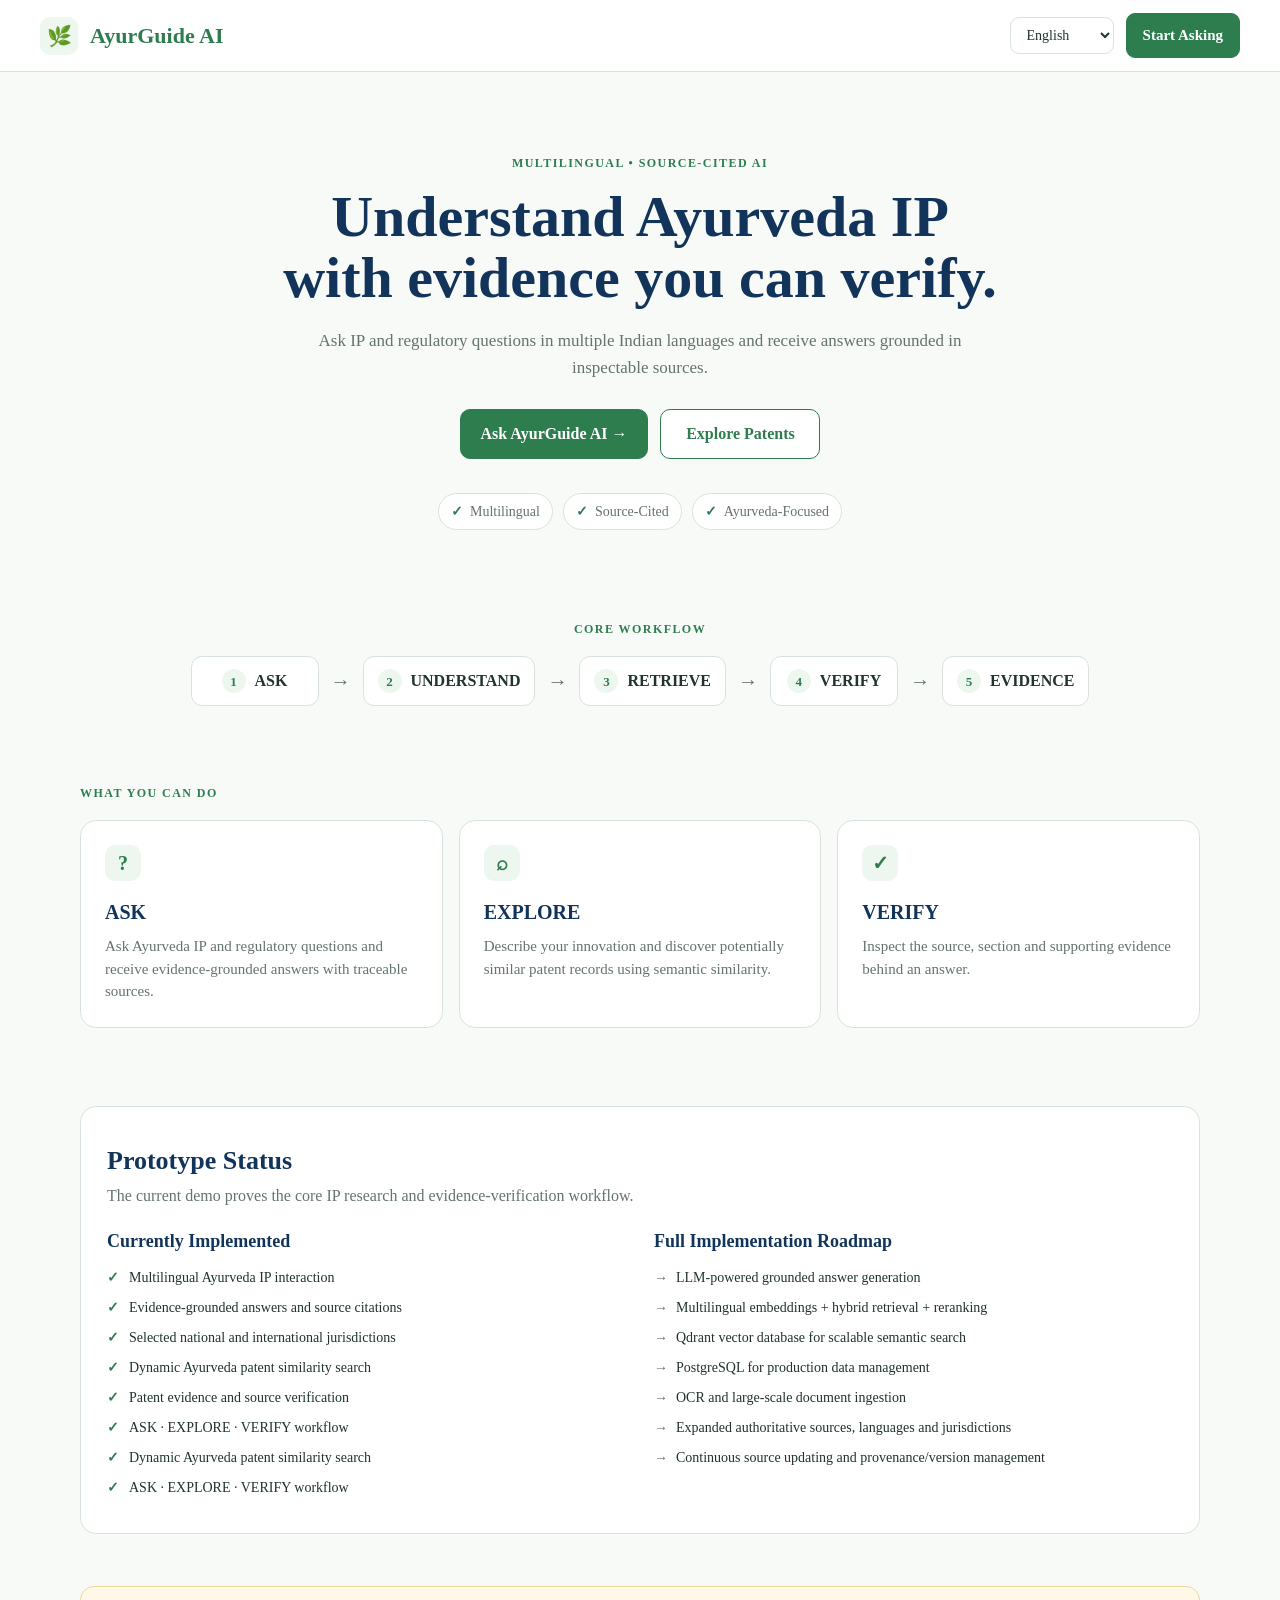
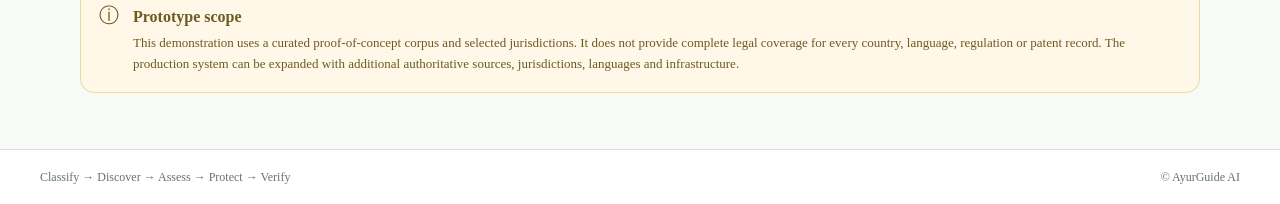
<file: static/landing.html>
<!DOCTYPE html>
<html lang="en">
<head>
    <meta charset="UTF-8">
    <meta name="viewport" content="width=device-width, initial-scale=1.0">
    <title>AyurGuide AI</title>
    <link rel="stylesheet" href="/static/landing.css">
</head>

<body>

<header class="topbar">
    <a class="brand" href="/">
        <span class="brand-mark" aria-hidden="true">🌿</span>
        <span id="brandText">AyurGuide AI</span>
    </a>

    <div class="top-actions">
        <label class="sr-only" for="landingLang" id="languageLabel">Language</label>
        <select id="landingLang" class="language-select" aria-label="Language">
            <option value="en">English</option>
            <option value="hi">हिंदी</option>
            <option value="mr">मराठी</option>
            <option value="bn">বাংলা</option>
            <option value="ta">தமிழ்</option>
            <option value="te">తెలుగు</option>
            <option value="kn">ಕನ್ನಡ</option>
            <option value="gu">ગુજરાતી</option>
            <option value="ml">മലയാളം</option>
            <option value="pa">ਪੰਜਾਬੀ</option>
            <option value="sa">संस्कृतम्</option>
        </select>
        <a href="/app" class="top-cta" id="topCta">
    Start Asking
</a>
    </div>
</header>

<main>

    <section class="hero">
        <div class="eyebrow" id="eyebrow">MULTILINGUAL • SOURCE-CITED AI</div>

        <h1 id="heroTitle">
            Understand Ayurveda IP<br>
            with evidence you can verify.
        </h1>

        <p class="hero-subtitle" id="heroSubtitle">
            Ask IP and regulatory questions in multiple Indian languages and
            receive answers grounded in inspectable sources.
        </p>
        <div class="hero-actions">
        <a href="/app" class="primary-cta" id="primaryCta">
    Ask AyurGuide AI <span aria-hidden="true">→</span>
</a>

<a href="/app" class="secondary-cta" id="secondaryCta">
    Explore Patents
</a>

</div>

        <div class="trust-strip" aria-label="Trust indicators">
            <div class="trust-item">
                <span class="trust-icon">✓</span>
                <span id="trust1">Multilingual</span>
            </div>
            <div class="trust-item">
                <span class="trust-icon">✓</span>
                <span id="trust2">Source-Cited</span>
            </div>
            <div class="trust-item">
                <span class="trust-icon">✓</span>
                <span id="trust3">Ayurveda-Focused</span>
            </div>
        </div>
    </section>

    <section class="workflow-section">
        <div class="section-label" id="workflowLabel">CORE WORKFLOW</div>

        <div class="workflow">
            <div class="workflow-step">
                <span class="step-number">1</span>
                <strong id="step1">ASK</strong>
            </div>
            <span class="workflow-arrow">→</span>

            <div class="workflow-step">
                <span class="step-number">2</span>
                <strong id="step2">UNDERSTAND</strong>
            </div>
            <span class="workflow-arrow">→</span>

            <div class="workflow-step">
                <span class="step-number">3</span>
                <strong id="step3">RETRIEVE</strong>
            </div>
            <span class="workflow-arrow">→</span>

            <div class="workflow-step">
                <span class="step-number">4</span>
                <strong id="step4">VERIFY</strong>
            </div>
            <span class="workflow-arrow">→</span>

            <div class="workflow-step">
                <span class="step-number">5</span>
                <strong id="step5">EVIDENCE</strong>
            </div>
        </div>
    </section>

    <section class="modes-section">
        <div class="section-label" id="modesLabel">WHAT YOU CAN DO</div>

        <div class="mode-grid">

            <article class="mode-card">
                <div class="mode-icon">?</div>
                <h2 id="askTitle">ASK</h2>
                <p id="askText">
                    Ask Ayurveda IP and regulatory questions and receive
                    evidence-grounded answers with traceable sources.
                </p>
            </article>

            <article class="mode-card">
                <div class="mode-icon">⌕</div>
                <h2 id="exploreTitle">EXPLORE</h2>
                <p id="exploreText">
                    Describe your innovation and discover potentially similar
                    patent records using semantic similarity.
                </p>
            </article>

            <article class="mode-card">
                <div class="mode-icon">✓</div>
                <h2 id="verifyTitle">VERIFY</h2>
                <p id="verifyText">
                    Inspect the source, section and supporting evidence behind
                    an answer.
                </p>
            </article>

        </div>
    </section>

        <section class="status-section">

    <div class="status-card">

        <h2 id="prototypeStatusTitle">
            Prototype Status
        </h2>

        <p id="prototypeDescription">
            The current demo proves the core IP research and evidence-verification workflow.
        </p>

        <div class="status-columns">

            <div>
                <h3 id="implementedTitle">
                    Currently Implemented
                </h3>

                <ul>

                    <li id="implemented1">
                        Multilingual Ayurveda IP interaction across 11 supported languages
                    </li>

                    <li id="implemented2">
                        Jurisdiction-aware IP and regulatory retrieval
                    </li>

                    <li id="implemented3">
                        Evidence-grounded answers with traceable source citations
                    </li>

                    <li id="implemented4">
                        Curated India, UK, US and WIPO knowledge sources
                    </li>

                    <li id="implemented5">
                        User PDF upload, text extraction and indexing
                    </li>

                    <li id="implemented6">
                        Short evidence excerpts with source verification and View Source
                    </li>

                    <li id="implemented7">
                        Dynamic Ayurveda patent similarity search
                    </li>

                    <li id="implemented8">
                        ASK · EXPLORE · VERIFY workflow
                    </li>

                </ul>

            </div>


            <div>

                <h3 id="roadmapTitle">
                    Full Implementation Roadmap
                </h3>

                <ul class="roadmap-list">

                    <li id="roadmap1">
                        LLM-powered grounded answer generation and synthesis
                    </li>

                    <li id="roadmap2">
                        Multilingual embeddings with hybrid retrieval and advanced reranking
                    </li>

                    <li id="roadmap3">
                        Qdrant vector database for scalable semantic search
                    </li>

                    <li id="roadmap4">
                        PostgreSQL for production-grade document and user data management
                    </li>

                    <li id="roadmap5">
                        OCR and large-scale document ingestion for scanned sources
                    </li>

                    <li id="roadmap6">
                        Expanded authoritative sources, languages and jurisdictions
                    </li>

                    <li id="roadmap7">
                        Continuous source updating and provenance/version management
                    </li>

                </ul>

            </div>

        </div>

    </div>

</section>
    <section class="limitation">
        <div class="limitation-icon">ⓘ</div>
        <div>
            <strong id="limitationTitle">Prototype scope</strong>
            <p id="limitationText">
                This demonstration uses a curated proof-of-concept corpus and
                selected jurisdictions. It does not provide complete legal
                coverage for every country, language, regulation or patent
                record. The production system can be expanded with additional
                authoritative sources, jurisdictions, languages and infrastructure.
            </p>
        </div>
    </section>

</main>

<footer class="footer">
    <span id="footerWorkflow">Classify → Discover → Assess → Protect → Verify</span>
    <span>© AyurGuide AI</span>
</footer>
<script src="/static/landing.js?v=3"></script>

<script>
    console.log("INLINE LANDING TEST");
</script>
</body>
</html>
</file>
<file: static/landing.css>
:root {
    --green: #2E7D4F;
    --green-dark: #23613d;
    --navy: #12345B;
    --bg: #F7FAF7;
    --card: #FFFFFF;
    --border: #D9E3DB;
    --text: #20342A;
    --muted: #64746B;
    --soft: #EEF6F0;
    --warn-bg: #FFF8E8;
    --warn-border: #ECD99C;
}

* {
    box-sizing: border-box;
}

html {
    scroll-behavior: smooth;
}

body {
    margin: 0;
    background: var(--bg);
    color: var(--text);
    font-family: "Times New Roman", Times, serif;
    font-size: 16px;
    line-height: 1.5;
}

a {
    text-decoration: none;
}

.topbar {
    min-height: 72px;
    background: var(--card);
    border-bottom: 1px solid var(--border);
    display: flex;
    align-items: center;
    justify-content: space-between;
    padding: 0 40px;
}

.brand {
    display: inline-flex;
    align-items: center;
    gap: 12px;
    color: var(--green);
    font-size: 22px;
    font-weight: 700;
}

.brand-mark {
    width: 38px;
    height: 38px;
    display: inline-flex;
    align-items: center;
    justify-content: center;
    border-radius: 10px;
    background: var(--soft);
    font-size: 20px;
}

.top-actions {
    display: flex;
    align-items: center;
    gap: 12px;
}

.language-select {
    border: 1px solid var(--border);
    background: white;
    border-radius: 9px;
    padding: 9px 12px;
    font: inherit;
    font-size: 14px;
    color: var(--text);
    cursor: pointer;
}

.top-cta,
.primary-cta {
    background: var(--green);
    color: white;
    border: 1px solid var(--green);
    border-radius: 9px;
    padding: 10px 16px;
    font-size: 15px;
    font-weight: 700;
}

.top-cta:hover,
.primary-cta:hover {
    background: var(--green-dark);
    border-color: var(--green-dark);
}

main {
    width: min(1120px, calc(100% - 40px));
    margin: 0 auto;
}

.hero {
    text-align: center;
    padding: 82px 0 64px;
}

.eyebrow,
.section-label {
    color: var(--green);
    font-size: 12px;
    font-weight: 700;
    letter-spacing: 0.12em;
}

.hero h1 {
    color: var(--navy);
    margin: 14px 0 18px;
    font-size: clamp(38px, 5vw, 58px);
    line-height: 1.06;
    font-weight: 700;
}

.hero-subtitle {
    width: min(700px, 100%);
    margin: 0 auto;
    color: var(--muted);
    font-size: 17px;
    line-height: 1.6;
}

.hero-actions {
    margin-top: 28px;
    display: flex;
    justify-content: center;
    gap: 12px;
    flex-wrap: wrap;
}

.primary-cta,
.secondary-cta {
    min-width: 160px;
    text-align: center;
    border-radius: 10px;
    padding: 12px 20px;
    font-size: 16px;
    font-weight: 700;
}

.secondary-cta {
    background: white;
    color: var(--green);
    border: 1px solid var(--green);
}

.secondary-cta:hover {
    background: var(--soft);
}

.trust-strip {
    display: flex;
    justify-content: center;
    gap: 10px;
    flex-wrap: wrap;
    margin-top: 34px;
}

.trust-item {
    display: inline-flex;
    align-items: center;
    gap: 7px;
    border: 1px solid var(--border);
    background: white;
    border-radius: 999px;
    padding: 7px 12px;
    color: var(--muted);
    font-size: 14px;
}

.trust-icon {
    color: var(--green);
    font-weight: 700;
}

.workflow-section,
.modes-section,
.status-section {
    padding: 26px 0 52px;
}

.workflow-section {
    text-align: center;
}

.workflow {
    margin-top: 18px;
    display: flex;
    align-items: center;
    justify-content: center;
    gap: 12px;
    flex-wrap: wrap;
}

.workflow-step {
    min-width: 128px;
    display: flex;
    align-items: center;
    justify-content: center;
    gap: 9px;
    border: 1px solid var(--border);
    background: white;
    border-radius: 11px;
    padding: 12px 14px;
}

.step-number {
    width: 24px;
    height: 24px;
    display: inline-flex;
    align-items: center;
    justify-content: center;
    border-radius: 50%;
    background: var(--soft);
    color: var(--green);
    font-size: 13px;
    font-weight: 700;
}

.workflow-arrow {
    color: var(--muted);
    font-size: 20px;
}

.mode-grid {
    margin-top: 18px;
    display: grid;
    grid-template-columns: repeat(3, minmax(0, 1fr));
    gap: 16px;
}

.mode-card,
.status-card {
    background: white;
    border: 1px solid var(--border);
    border-radius: 16px;
}

.mode-card {
    padding: 24px;
}

.mode-icon {
    width: 36px;
    height: 36px;
    border-radius: 10px;
    display: inline-flex;
    align-items: center;
    justify-content: center;
    background: var(--soft);
    color: var(--green);
    font-size: 20px;
    font-weight: 700;
}

.mode-card h2 {
    color: var(--navy);
    margin: 16px 0 8px;
    font-size: 20px;
}

.mode-card p {
    margin: 0;
    color: var(--muted);
    font-size: 15px;
}

.status-card {
    padding: 26px;
}

.status-card h2 {
    margin: 8px 0 4px;
    color: var(--navy);
    font-size: 26px;
}

.status-card > p {
    margin: 0 0 20px;
    color: var(--muted);
}

.status-columns {
    display: grid;
    grid-template-columns: repeat(2, minmax(0, 1fr));
    gap: 28px;
}

.status-columns h3 {
    margin: 0 0 12px;
    color: var(--navy);
    font-size: 18px;
}

.status-columns ul {
    margin: 0;
    padding: 0;
    list-style: none;
}

.status-columns li {
    position: relative;
    padding-left: 22px;
    margin: 9px 0;
    font-size: 14px;
}

.status-columns li::before {
    position: absolute;
    left: 0;
    top: 0;
    color: var(--green);
    font-weight: 700;
    content: "✓";
}

.status-columns .roadmap-list li::before {
    content: "→";
    color: var(--muted);
}

.limitation {
    margin: 0 0 56px;
    display: flex;
    gap: 14px;
    align-items: flex-start;
    border: 1px solid var(--warn-border);
    background: var(--warn-bg);
    border-radius: 14px;
    padding: 18px;
    color: #6C5A22;
}

.limitation-icon {
    font-size: 20px;
    line-height: 1;
}

.limitation strong {
    display: block;
    margin-bottom: 4px;
}

.limitation p {
    margin: 0;
    font-size: 13px;
    line-height: 1.6;
}

.footer {
    border-top: 1px solid var(--border);
    background: white;
    padding: 18px 40px;
    display: flex;
    justify-content: space-between;
    gap: 16px;
    color: var(--muted);
    font-size: 12px;
}

.sr-only {
    position: absolute;
    width: 1px;
    height: 1px;
    padding: 0;
    margin: -1px;
    overflow: hidden;
    clip: rect(0, 0, 0, 0);
    border: 0;
}

@media (max-width: 820px) {
    .topbar {
        padding: 0 18px;
    }

    .top-cta {
        display: none;
    }

    .mode-grid,
    .status-columns {
        grid-template-columns: 1fr;
    }

    .hero {
        padding: 64px 0 48px;
    }

    .workflow-arrow {
        display: none;
    }
}

@media (max-width: 560px) {
    main {
        width: min(100% - 28px, 1120px);
    }

    .brand {
        font-size: 18px;
    }

    .brand-mark {
        width: 34px;
        height: 34px;
    }

    .hero h1 {
        font-size: 38px;
    }

    .hero-subtitle {
        font-size: 16px;
    }

    .footer {
        padding: 16px 18px;
        flex-direction: column;
    }
}
</file>
